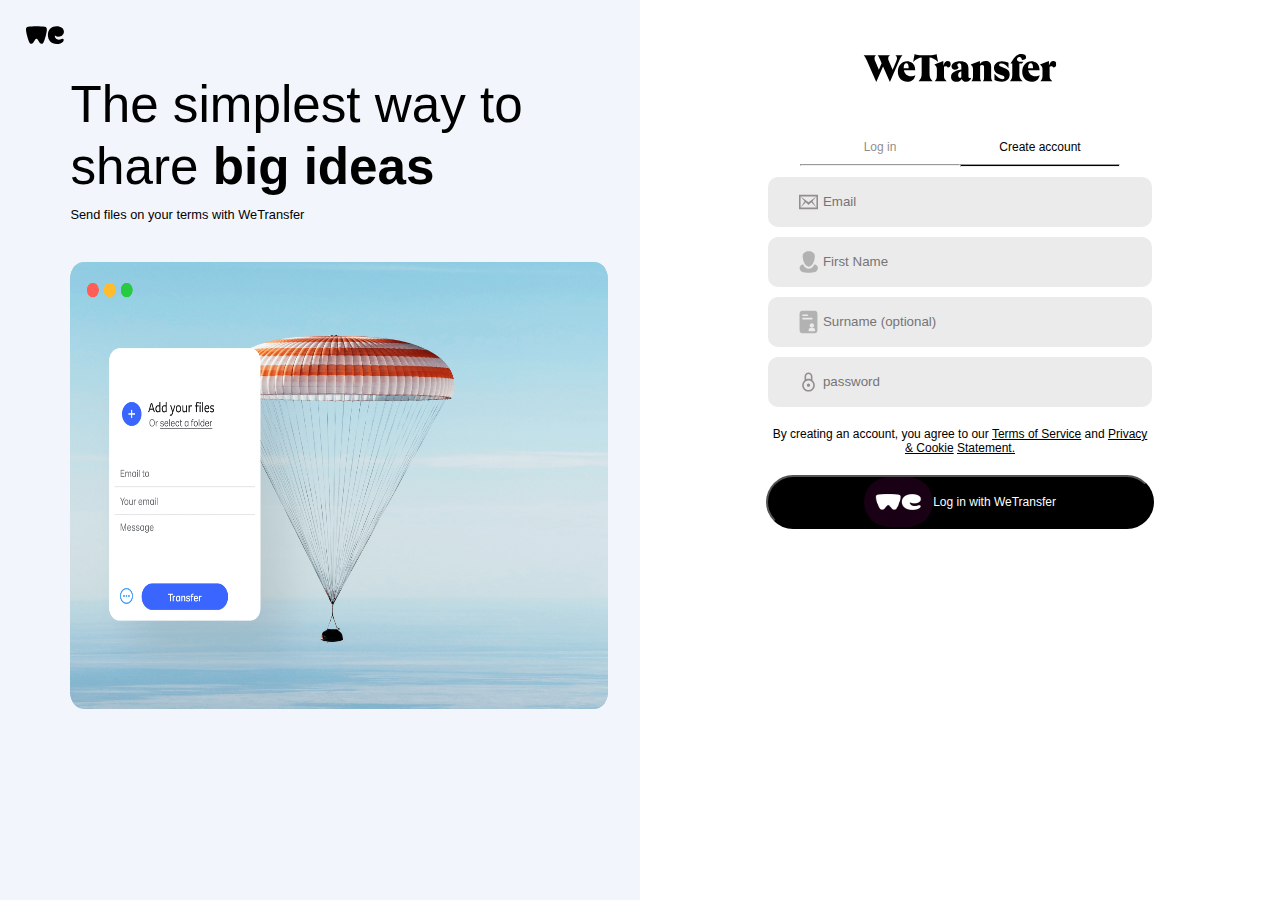
<file: index.html>
<!DOCTYPE html>
<html lang="en">
<head>
    <link rel="stylesheet" href="form.css">
    <meta charset="UTF-8">
    <meta http-equiv="X-UA-Compatible" content="IE=edge">
    <meta name="viewport" content="width=device-width, initial-scale=1.0">
    <title>Document</title>
</head>
<body>
    <main class='main'>
        <div class='md'>
            <img src="wee.svg" class='wee'/>
            <div class='d1'>
                <h1 class='h1'>The simplest way to share <i>big ideas</i></h1>
                <p class='p1'>Send files on your terms with WeTransfer</p>
                <img src="wetransfer-pane.png" class='pane'/>
            </div>
        </div>
        <div class='side'>
            <img src="wetransfer.svg" class="simg"/>
            <div class='ssplit'>
                <div class='in'>
                    <a href="login.html"><p>Log in</p></a>
                    <hr></hr>
                </div>
                <div class='create'>
                    <a class="crea"><p>Create account</p></a>
                    <hr class="cre"></hr>
                </div>
            </div>
            <div class='lmain'>
                <form class="formc">
                    <div class='ld1'>
                        <img src="email.svg"/>
                        <input 
                            placeholder='Email' type="email" id="email"
                        />
                    </div>
                    <div class='ld1'>
                        <img src="fname.svg"/>
                        <input 
                            placeholder='First Name' type="text" id="fname"
                        />
                    </div>
                    <div class='ld1'>
                        <img src="sname.svg"/>
                        <input 
                            placeholder='Surname (optional)' type="text" id="sname"
                        />
                    </div>
                    <div class='ld1'>
                        <img src="lock.svg"/>
                        <input 
                            placeholder='password' type="password" id="password"
                        />
                    </div>
                    <p class='fp'>By creating an account, you agree to our <a>Terms of Service</a> and <a>Privacy & Cookie</a> <a>Statement.</a></p>
                    <button type='submit' value="send Message" class="fb">
                        <img src="white2.png"/>
                        <p>Log in with WeTransfer</p>
                    </button>
                </form>
            </div>
        </div>
    </main>

    
</body>
</html>
</file>
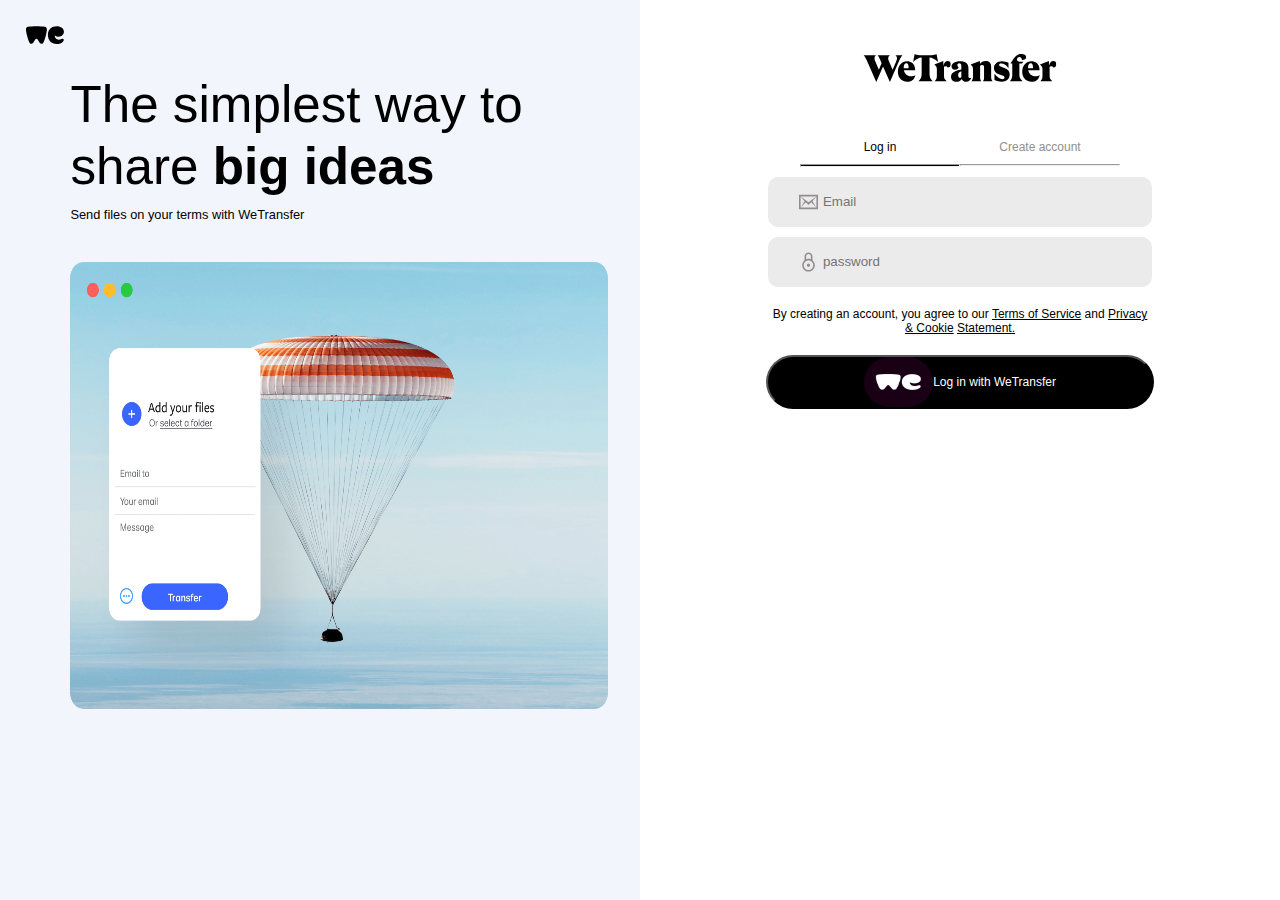
<file: login.html>
<!DOCTYPE html>
<html lang="en">
<head>
    <link rel="stylesheet" href="form.css">
    <meta charset="UTF-8">
    <meta http-equiv="X-UA-Compatible" content="IE=edge">
    <meta name="viewport" content="width=device-width, initial-scale=1.0">
    <title>Document</title>
</head>
<body>
    <main class='main'>
        <div class='md'>
            <img src="wee.svg" class='wee'/>
            <div class='d1'>
                <h1 class='h1'>The simplest way to share <i>big ideas</i></h1>
                <p class='p1'>Send files on your terms with WeTransfer</p>
                <img src="wetransfer-pane.png" class='pane'/>
            </div>
        </div>
        <div class='side'>
            <img src="wetransfer.svg" class="simg"/>
            <div class='ssplit'>
                <div class='in'>
                    <a class="crea"><p>Log in</p></a>
                    <hr class="cre"></hr>
                </div>
                <div class='create'>
                    <a href="index.html" ><p>Create account</p></a>
                    <hr ></hr>
                </div>
            </div>
            <div class='lmain'>
                <form class="formd">
                    <div class="res">
                        <p id="res"></p>
                    </div>
                    <div class='ld1'>
                        <img src="email.svg"/>
                        <input 
                            placeholder='Email' type="email" id="email"
                        />
                    </div>
                    <div class='ld1'>
                        <img src="lock.svg"/>
                        <input 
                            placeholder='password' type="password" id="password"
                        />
                    </div>
                    <p class='fp'>By creating an account, you agree to our <a>Terms of Service</a> and <a>Privacy & Cookie</a> <a>Statement.</a></p>
                    <button type='submit' value="send Message" class="fb">
                        <img src="white2.png"/>
                        <p>Log in with WeTransfer</p>
                    </button>
                </form>
            </div>
        </div>
    </main>

    
</body>
</html>
</file>
<file: form.css>
*{
    padding: 0%;
    margin: 0%;
    box-sizing: content-box;
    font-family: 'Segoe UI', Tahoma, Geneva, Verdana, sans-serif;
}
.main{
    height: 100vh;
    width: 100%;
    display: flex;
}
.md{
    width: 50%;
    background-color: rgba(193, 215, 242, 0.216);
    height: 100vh;
}
.pane{
    height: 50vh;
    width: 100%;
    margin-top: 40px;
}
.d1{
    padding-left: 11%;
    padding-right: 5%;
    padding-top: 4%;
    padding-bottom: 4%;
}
.wee{
    width: 6%;
    padding-top: 4%;
    padding-left: 4%;
}
.h1{
    font-size: 4vw;
    font-weight: 400;
    line-height: 120%;
}
.h1 i{
    font-weight: 800;
    font-style: normal;
}
.p1{
    margin-top: 10px;
    font-size: 1vw;
}
.side{
    width: 50%;
    text-align: center;
    padding-top: 3%;
}
.ssplit{
    width: 50%;
    margin: auto;
    display: flex;
    margin-top: 6%;
}
.in{
    width: 50%;
}
.create{
    width: 50%;
}
.ssplit a{
    text-decoration: none;
}
.ssplit hr{
    margin-top: 10px;
}
.simg{
    width: 33%;
}
.ssplit p{
    color: rgb(146, 142, 142);
    font-size: 12px;
    font-weight: 500;
}
iframe{
    height: 70%;
    width: 50%;
    margin: auto;
    margin-top: 4%;
    border: none;
}
.ssplit p:focus{
    color: #000;
}
.lmain{
    width: 100%;
    text-align: center;
}
.ld1{
    background-color: rgba(164, 164, 165, 0.216);
    width: 60%;
    height: 50px;
    border-radius: 10px;
    display: flex;
    margin: auto;
    margin-top: 10px;
}
.ld1 img{
    margin-left: 8%;
    width: 5%;
}
.ld2 img{
    margin-left: 8%;
    width: 5%;
}
.ld1 p{
    color: rgb(99, 98, 98);
    margin-top: 13px;
    margin-left: 4%;
}
.ld2 p{
    color: rgb(99, 98, 98);
    margin-top: 13px;
    margin-left: 4%;
}
.ld2{
    background-color: rgba(164, 164, 165, 0.216);
    width: 60%;
    height: 50px;
    border-radius: 10px;
    display: flex;
    margin: auto;
    margin-top: 10px;
    display: none;
}
.create::selection .ld2{
    display: block;
}
.fp{
    width: 60%;
    margin: auto;
    margin-top: 20px;
    font-size: 12px;
}
.fb{
    margin: auto;
    margin-top: 20px;
    height: 50px;
    width: 60%;
    background-color: black;
    border-radius: 30px;
    display: flex;
    justify-content: center;
    align-items: center;
    cursor: pointer;
}
.fb:active{
    cursor: progress;
}
.lmain input{
    background-color: initial;
    border: none;
    outline: none;
    width: 80%;
    margin-left: 5px;
}
.fb img{
    width: 18%;
    height: inherit;
    border-radius: 40px;
}
.fb p{
    color: white;
    font-size: 12px;
}
.fp a{
    text-decoration: underline;
    cursor: pointer;
}
.login p{
    color: #000;
}
.crea p{
    color: #000;
}
.cre{
    height: 1px;
    background-color: #000;
}
.logi{
    height: 1px;
    background-color: #000;
}
@media screen and (max-width: 800px){
    .main{
        display: block;
    }
    .md{
        display: none;
    }
    .side{
        width: 100%;
        padding-bottom: 50px;
        padding-top: 50px;
    }
}
.res{
    width: 60%;
    margin: auto;
    text-align: center;
    color: red;
    background-color: rgba(248, 197, 197, 0.491);
    margin-bottom: 5px;
    margin-top: 5px;
    border-radius: 5px;
}
</file>
